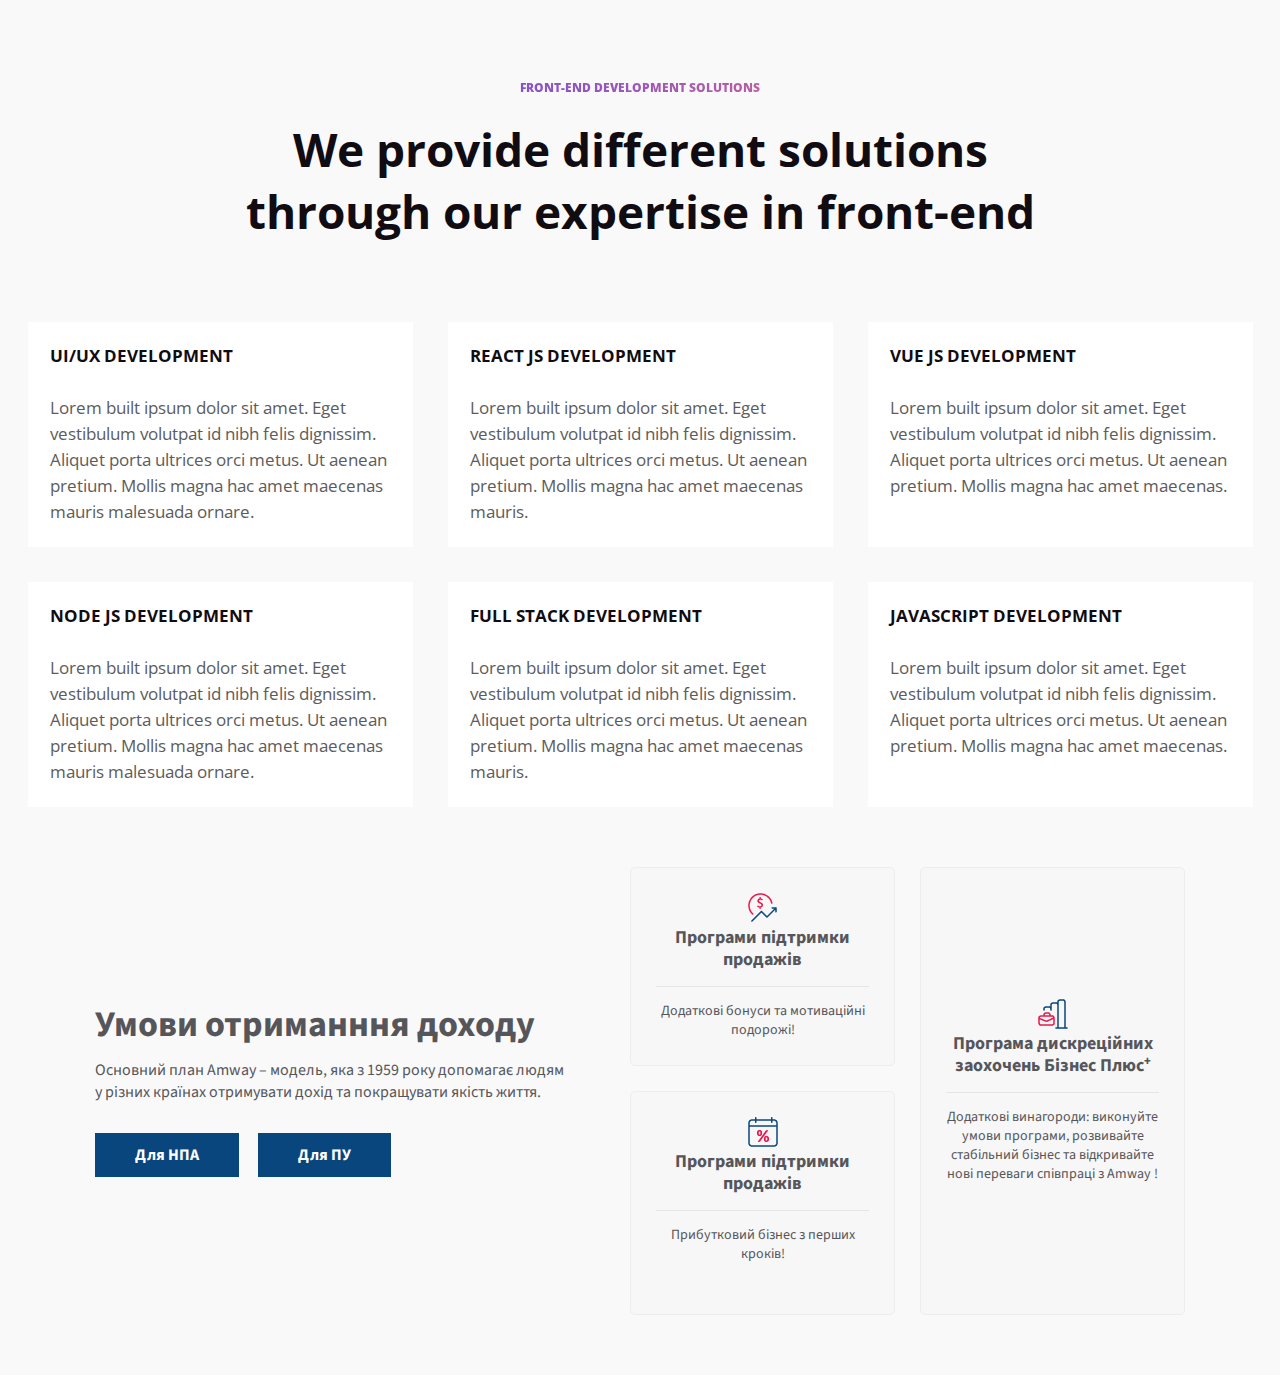
<file: index.html>
<!DOCTYPE html>
<html lang="en">

<head>
    <meta charset="UTF-8">
    <meta http-equiv="X-UA-Compatible" content="IE=edge">
    <meta name="viewport" content="width=device-width, initial-scale=1.0">
    <title>Document</title>
    <link rel="stylesheet" href="style.css">
</head>

<body>

    <div class="wrapper">
        <div class="wrapper__content">

            <header class="header">
                <p class="header__caption">front-end development solutions</p>
                <h1 class="header__title">We provide different solutions through our expertise in front-end</h1>
            </header>

            <main class="solutions-blocks">
                <div class="solutions-blocks__content">
                    <div class="solutions-blocks__item">
                        <h2 class="solutions-blocks__item-heading">ui/ux development</h2>
                        <p class="solutions-blocks__item-descr">Lorem built ipsum dolor sit amet. Eget vestibulum
                            volutpat id nibh felis dignissim. Aliquet porta ultrices orci metus. Ut aenean pretium.
                            Mollis magna hac amet maecenas mauris malesuada ornare.</p>
                    </div>

                    <div class="solutions-blocks__item">
                        <h2 class="solutions-blocks__item-heading">react js development</h2>
                        <p class="solutions-blocks__item-descr">Lorem built ipsum dolor sit amet. Eget vestibulum
                            volutpat id nibh felis dignissim. Aliquet porta ultrices orci metus. Ut aenean pretium.
                            Mollis magna hac amet maecenas mauris.</p>
                    </div>

                    <div class="solutions-blocks__item">
                        <h2 class="solutions-blocks__item-heading">vue js development</h2>
                        <p class="solutions-blocks__item-descr">Lorem built ipsum dolor sit amet. Eget vestibulum
                            volutpat id nibh felis dignissim. Aliquet porta ultrices orci metus. Ut aenean pretium.
                            Mollis magna hac amet maecenas.</p>
                    </div>

                    <div class="solutions-blocks__item">
                        <h2 class="solutions-blocks__item-heading">node js development</h2>
                        <p class="solutions-blocks__item-descr">Lorem built ipsum dolor sit amet. Eget vestibulum
                            volutpat id nibh felis dignissim. Aliquet porta ultrices orci metus. Ut aenean pretium.
                            Mollis magna hac amet maecenas mauris malesuada ornare.</p>
                    </div>

                    <div class="solutions-blocks__item">
                        <h2 class="solutions-blocks__item-heading">full stack development</h2>
                        <p class="solutions-blocks__item-descr">Lorem built ipsum dolor sit amet. Eget vestibulum
                            volutpat id nibh felis dignissim. Aliquet porta ultrices orci metus. Ut aenean pretium.
                            Mollis magna hac amet maecenas mauris.</p>
                    </div>

                    <div class="solutions-blocks__item">
                        <h2 class="solutions-blocks__item-heading">javascript development</h2>
                        <p class="solutions-blocks__item-descr">Lorem built ipsum dolor sit amet. Eget vestibulum
                            volutpat id nibh felis dignissim. Aliquet porta ultrices orci metus. Ut aenean pretium.
                            Mollis magna hac amet maecenas.</p>
                    </div>
                </div>
            </main>

            <section class="income-conditions">
                <div class="income-conditions__content">

                    <section class="about-company">
                        <div class="about-company__content">
                            <h1 class="about-company__heading">Умови отриманння доходу</h1>
                            <p class="about-company__descr">Основний план Amway – модель, яка з 1959 року допомагає
                                людям у
                                різних країнах отримувати дохід та покращувати якість життя.</p>
                            <a class="about-company__btn" href="#" target="_blank">Для НПА</a>
                            <a class="about-company__btn" href="#" target="_blank">Для ПУ</a>
                        </div>
                    </section>

                    <aside class="programs">
                        <div class="programs__content">
                            <div class="programs__item programs__item--order-a">
                                <img src="images/Income.png" alt="" class="programs__item-icon">
                                <h2 class="programs__item-heading">Програми підтримки продажів</h2>
                                <p class="programs__item-descr">Додаткові бонуси та мотиваційні подорожі!</p>
                            </div>

                            <div class="programs__item programs__item--order-b">
                                <img src="images/Discount.png" alt="" class="programs__item-icon">
                                <h2 class="programs__item-heading">Програми підтримки продажів</h2>
                                <p class="programs__item-descr">Прибутковий бізнес з перших кроків!</p>
                            </div>

                            <div class="programs__item programs__item--order-c">
                                <div>
                                    <img src="images/Business.png" alt="" class="programs__item-icon">
                                    <h2 class="programs__item-heading">Програма дискреційних заохочень Бізнес Плюс⁺</h2>
                                    <p class="programs__item-descr">Додаткові винагороди: виконуйте умови програми,
                                        розвивайте
                                        стабільний бізнес та відкривайте нові переваги співпраці з Amway !</p>
                                </div>
                            </div>

                        </div>
                    </aside>

                </div>
            </section>

        </div>
    </div>

</body>

</html>
</file>
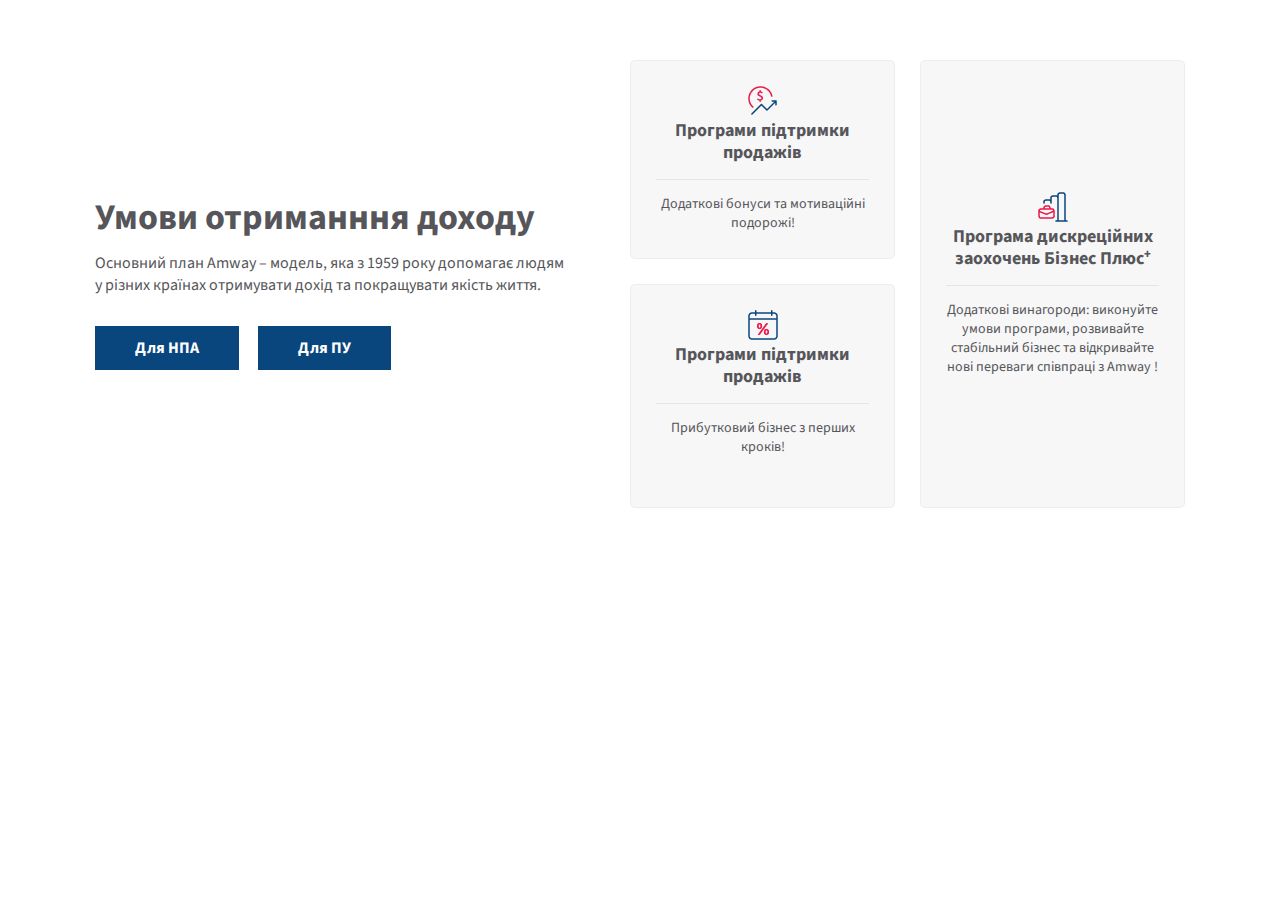
<file: Новая папка/index.html>
<!DOCTYPE html>
<html lang="en">

<head>
    <meta charset="UTF-8">
    <meta http-equiv="X-UA-Compatible" content="IE=edge">
    <meta name="viewport" content="width=device-width, initial-scale=1.0">
    <title>Document</title>
    <link rel="stylesheet" href="assets/css/style.css">
</head>

<body>

    <div class="wrapper">

        <main class="main">
            <div class="main__content">

                <section class="about-company">
                    <div class="about-company__content">
                        <h1 class="about-company__heading">Умови отриманння доходу</h1>
                        <p class="about-company__descr">Основний план Amway – модель, яка з 1959 року допомагає людям у
                            різних країнах отримувати дохід та покращувати якість життя.</p>
                        <a class="about-company__btn" href="#" target="_blank">Для НПА</a>
                        <a class="about-company__btn" href="#" target="_blank">Для ПУ</a>
                    </div>
                </section>

                <aside class="programs">
                    <div class="programs__content">
                        <div class="programs__item programs__item--order-a">
                            <img src="assets/images/Income.png" alt="" class="programs__item-icon">
                            <h2 class="programs__item-heading">Програми підтримки продажів</h2>
                            <p class="programs__item-decr">Додаткові бонуси та мотиваційні подорожі!</p>
                        </div>

                        <div class="programs__item programs__item--order-b">
                            <img src="assets/images/Discount.png" alt="" class="programs__item-icon">
                            <h2 class="programs__item-heading">Програми підтримки продажів</h2>
                            <p class="programs__item-decr">Прибутковий бізнес з перших кроків!</p>
                        </div>

                        <div class="programs__item programs__item--order-c">
                            <div>
                                <img src="assets/images/Business.png" alt="" class="programs__item-icon">
                                <h2 class="programs__item-heading">Програма дискреційних заохочень Бізнес Плюс⁺</h2>
                                <p class="programs__item-decr">Додаткові винагороди: виконуйте умови програми,
                                    розвивайте
                                    стабільний бізнес та відкривайте нові переваги співпраці з Amway !</p>
                            </div>
                        </div>

                    </div>
                </aside>

            </div>
        </main>

    </div>

</body>

</html>
</file>
<file: style.css>
@import url('https://fonts.googleapis.com/css2?family=Open+Sans:wght@400;700;800&display=swap');
@import url("https://fonts.googleapis.com/css?family=Rubik+One&subset=latin,cyrillic");
@import url('https://fonts.googleapis.com/css2?family=Open+Sans:wght@400;700;800&family=Source+Sans+Pro:wght@400;700&display=swap');

* {
    padding: 0;
    margin: 0;
    box-sizing: border-box;
}

body {
    background-color: #F9F9FA;
}

.wrapper {
    margin-top: 80px;
    display: grid;
    justify-content: center;
}

.header {
    display: grid;
    justify-content: center;
}

.header__caption {
    font-family: 'Open Sans';
    font-weight: 800;
    font-size: 12px;
    line-height: 16px;
    text-transform: uppercase;
    background: linear-gradient(90deg, #4343FF 0%, #F96D6D 100%);
    -webkit-background-clip: text;
    -webkit-text-fill-color: transparent;
    text-align: center;
}

.header__title {
    margin-top: 22px;
    max-width: 845px;
    font-size: 46px;
    color: #110C11;
    font-family: 'Open Sans';
    font-weight: 700;
    text-align: center;
}

.solutions-blocks {
    margin-top: 80px;
    max-width: 1440px;
}

.solutions-blocks__content {
    display: flex;
    flex-wrap: wrap;
    justify-content: center;
    gap: 35px;
    margin-bottom: 35px;
}

.solutions-blocks__item {
    background-color: #ffffff;
    padding: 22px;
    max-width: 385px;
}

.solutions-blocks__item-heading {
    font-family: 'Open Sans';
    font-size: 17px;
    font-weight: 700;
    line-height: 23px;
    color: #110C11;
    text-transform: uppercase;
}

.solutions-blocks__item-descr {
    margin-top: 28px;
    font-family: 'Open Sans';
    font-size: 17px;
    font-weight: 400;
    line-height: 26px;
    color: #5C5C5C;
}

.income-conditions {
    display: flex;
    align-items: center;
    justify-content: center;
    margin: 60px;
}

.income-conditions__content {
    display: flex;
    flex-wrap: wrap;
    gap: 60px;
}

.about-company {
    display: flex;
    align-items: center;
}

.about-company__content {
    max-width: 475px;
}

.about-company__heading {
    font-family: 'Source Sans Pro';
    font-weight: 700;
    font-size: 36px;
    line-height: 38px;
    color: #56565A;
}

.about-company__descr {
    margin-top: 15px;
    font-family: 'Source Sans Pro';
    font-weight: 400;
    font-size: 16px;
    line-height: 22px;
    color: #56565A;
}

.about-company__btn {
    display: inline-block;
    background-color: #0A467E;
    font-family: 'Source Sans Pro';
    font-weight: 700;
    font-size: 16px;
    line-height: 20px;
    text-align: center;
    color: #FFFFFF;
    text-decoration: none;
    padding: 12px 40px 12px 40px;
    margin: 30px 15px 0px 0px;
}

.programs__content {
    display: grid;
    grid-template-columns: 1fr 1fr;
    grid-template-rows: 1fr 1fr;
    grid-template-areas: "a c"
        "b c"
        "b c";
    grid-gap: 25px;
}

.programs__item {
    max-width: 265px;
    padding: 25px;
    text-align: center;
    background-color: #F7F7F7;
    border: 1px solid #EDEDED;
    border-radius: 5px;
}

.programs__item--order-a {
    grid-area: a;
}

.programs__item--order-b {
    grid-area: b;
}

.programs__item--order-c {
    grid-area: c;
    display: grid;
    align-items: center;
}

.programs__item-heading {
    font-family: 'Source Sans Pro';
    font-size: 18px;
    font-weight: 700;
    line-height: 22px;
    color: #56565A;
    border-bottom: 1px #E5E5E5 solid;
    padding-bottom: 15px;
}

.programs__item-descr {
    padding-top: 15px;
    font-family: 'Source Sans Pro';
    font-size: 14px;
    font-weight: 400;
    line-height: 19px;
    color: #56565A;
}

@media screen and (max-width: 645px) {
    .programs__content {
        display: grid;
        grid-template-columns: 1fr 1fr;
        grid-template-rows: 1fr 1fr 1fr;
        grid-template-areas: "a a"
            "b b"
            "c c";
    }
}
</file>
<file: Новая папка/assets/css/style.css>
@import url('https://fonts.googleapis.com/css2?family=Open+Sans:wght@400;700;800&family=Source+Sans+Pro:wght@400;700&display=swap');

* {
    padding: 0;
    margin: 0;
    box-sizing: border-box;
}

.main {
    max-width: 1440px;
    display: flex;
    align-items: center;
    justify-content: center;
    margin: 60px;
}

.main__content {
    display: flex;
    flex-wrap: wrap;
    gap: 60px;
}

.about-company {
    display: flex;
    align-items: center;
}

.about-company__content {
    max-width: 475px;
}

.about-company__heading {
    font-family: 'Source Sans Pro';
    font-weight: 700;
    font-size: 36px;
    line-height: 38px;
    color: #56565A;
}

.about-company__descr {
    margin-top: 15px;
    font-family: 'Source Sans Pro';
    font-weight: 400;
    font-size: 16px;
    line-height: 22px;
    color: #56565A;
}

.about-company__btn {
    display: inline-block;
    background-color: #0A467E;
    font-family: 'Source Sans Pro';
    font-weight: 700;
    font-size: 16px;
    line-height: 20px;
    text-align: center;
    color: #FFFFFF;
    text-decoration: none;
    padding: 12px 40px 12px 40px;
    margin: 30px 15px 0px 0px;
}

.programs__content {
    display: grid;
    grid-template-columns: 1fr 1fr;
    grid-template-rows: 1fr 1fr;
    grid-template-areas: "a c"
        "b c"
        "b c";
    grid-gap: 25px;
}

.programs__item {
    max-width: 265px;
    padding: 25px;
    text-align: center;
    background-color: #F7F7F7;
    border: 1px solid #EDEDED;
    border-radius: 5px;
}

.programs__item--order-a {
    grid-area: a;
}

.programs__item--order-b {
    grid-area: b;
}

.programs__item--order-c {
    grid-area: c;
    display: grid;
    align-items: center;
}

.programs__item-heading {
    font-family: 'Source Sans Pro';
    font-size: 18px;
    font-weight: 700;
    line-height: 22px;
    color: #56565A;
    border-bottom: 1px #E5E5E5 solid;
    padding-bottom: 15px;
}

.programs__item-decr {
    padding-top: 15px;
    font-family: 'Source Sans Pro';
    font-size: 14px;
    font-weight: 400;
    line-height: 19px;
    color: #56565A;
}

@media screen and (max-width: 645px) {
    .programs__content {
        display: grid;
        grid-template-columns: 1fr 1fr;
        grid-template-rows: 1fr 1fr 1fr;
        grid-template-areas: "a a"
            "b b"
            "c c";
    }
}
</file>
